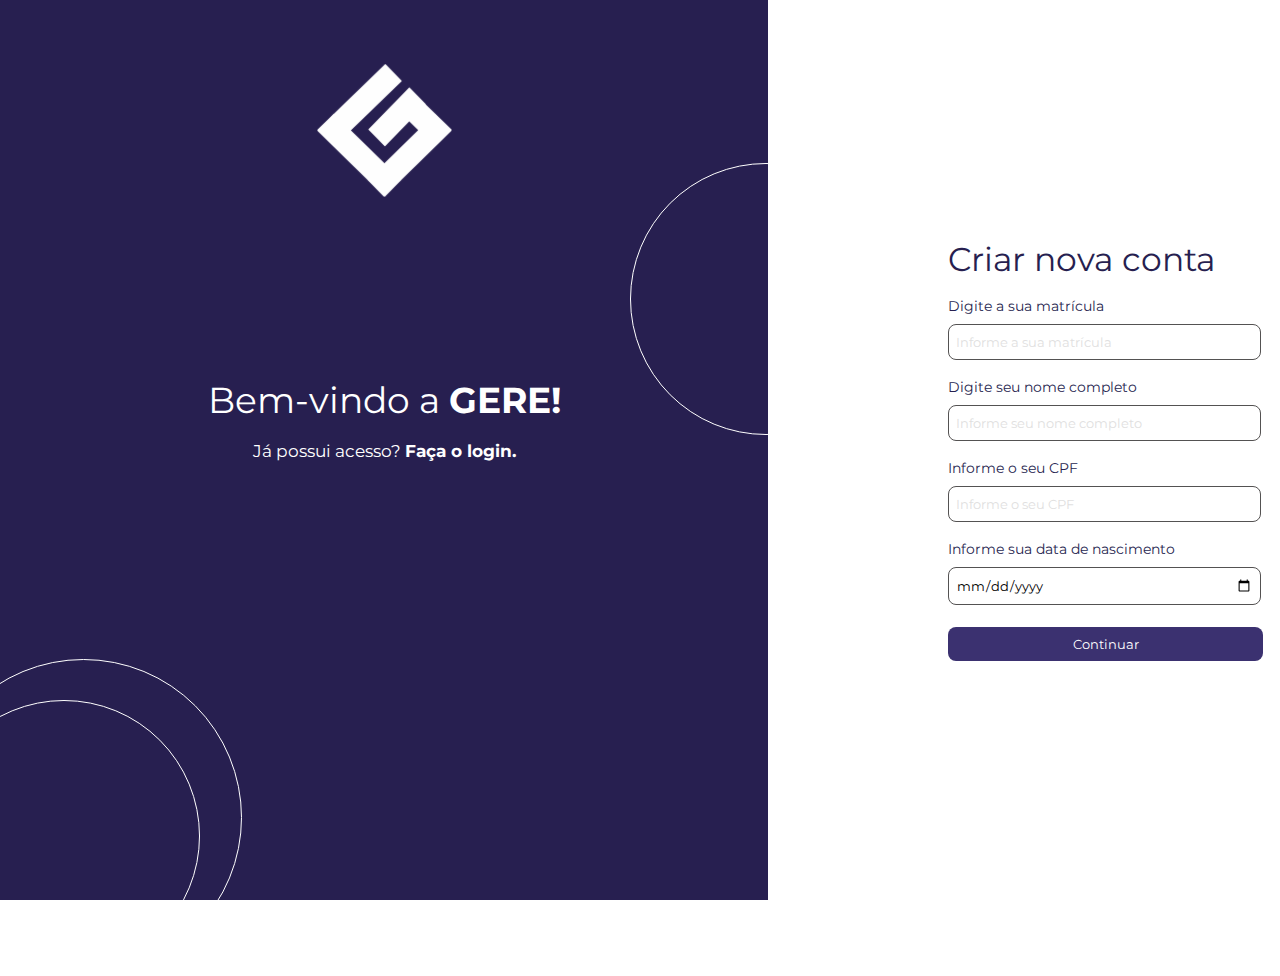
<file: src/cadastro/index.html>
<!DOCTYPE html>
<html>
  <head>
    <meta charset="utf-8" />
    <meta http-equiv="X-UA-Compatible" content="IE=edge" />
    <title>GERE</title>
    <meta name="description" content="" />
    <meta name="viewport" content="width=device-width, initial-scale=1" />
    <link rel="stylesheet" href="../styles.css" />
    <link rel="stylesheet" href="styles.css" />
    <link
      href="https://fonts.googleapis.com/css?family=Montserrat"
      rel="stylesheet"
    />
  </head>

  <body>
    <script src="" async defer></script>
    <div class="primary-container">
      <div class="ball">
        <div class="ball2">
          <div class="ball3"></div>
        </div>
      </div>
      <div class="left-container container">
        <div class="sub-left-container">
          <div class="logo-container">
            <img src="../../assets/svgs/gere-logo.svg" />
          </div>
          <div class="title-container">
            <h1 class="regular">
              Bem-vindo a
              <span class="semibold">GERE!</span>
            </h1>
          </div>
          <div class="sub-title-container">
            <p class="p2 subtitle">
              Já possui acesso?
              <a href="../login/" class="p2 subtitle semibold">Faça o login.</a>
            </p>
          </div>
        </div>
      </div>
    </div>
    <div class="right-container">
      <h2 class="regular">Criar nova conta</h2>
      <form style="display: flex; flex-direction: column" id="sign-up-form" action="../login/" method="get">
        <p class="input-label small">Digite a sua matrícula</p>
        <input id="matricula" type="text" placeholder="Informe a sua matrícula" />
        <p class="input-label small">Digite seu nome completo</p>
        <input id="nome-completo" type="text" placeholder="Informe seu nome completo" />
        <p class="input-label small">Informe o seu CPF</p>
        <input id="cpf" type="text" placeholder="Informe o seu CPF" />
        <p class="input-label small">Informe sua data de nascimento</p>
        <input id="data-de-nascimento" type="date" placeholder="DD/MM/AAAA" />
        <div style="margin-top: 2.5vmin">
          <input type="submit" value="Continuar" />
        </div>
      </form>
    </div>
    <script type="module" src="./script.js"></script>
  </body>
</html>
</file>
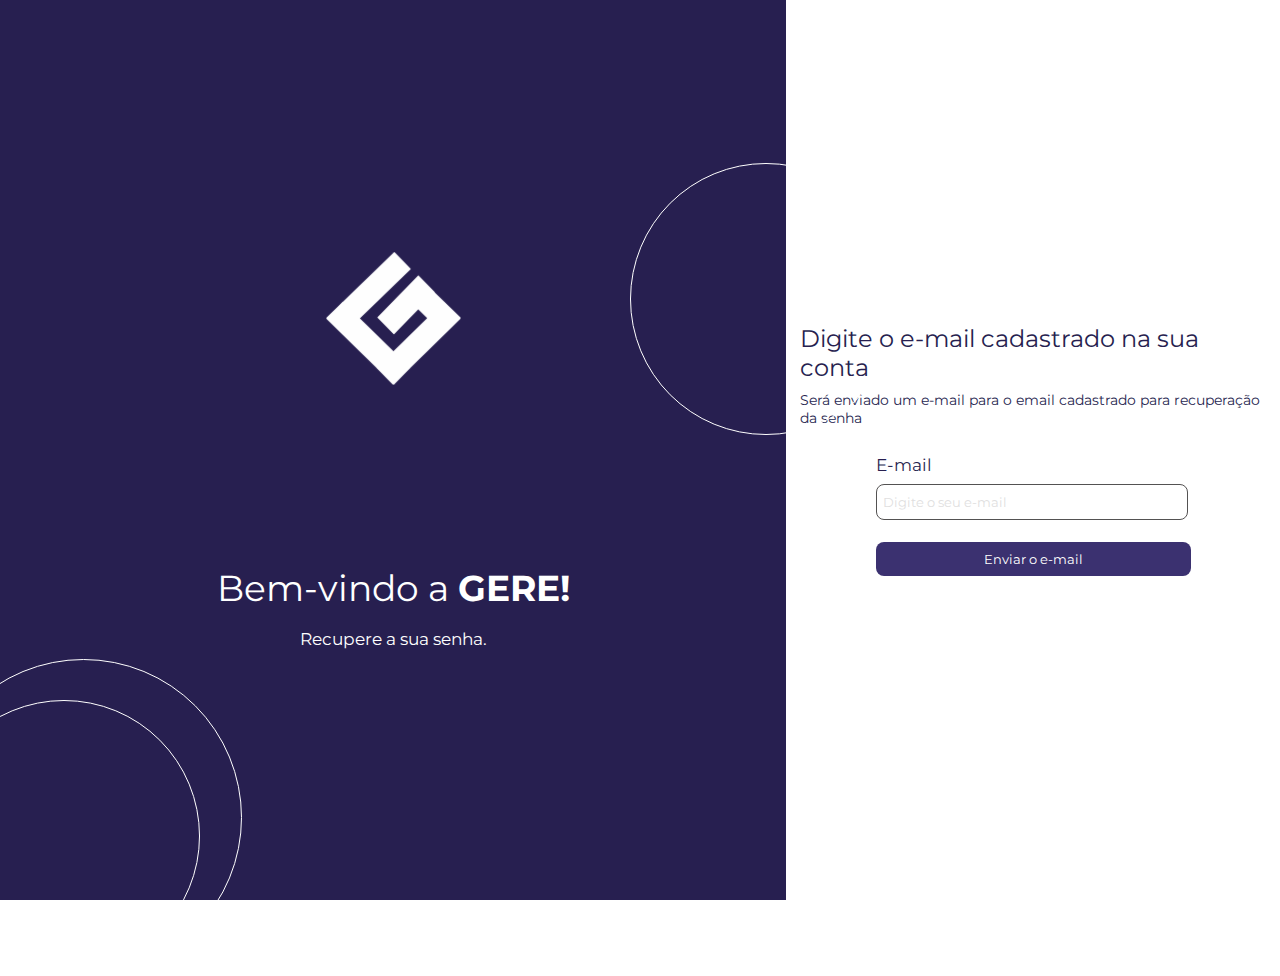
<file: src/esqueceu-a-senha/index.html>
<!DOCTYPE html>
<html>
  <head>
    <meta charset="utf-8" />
    <meta http-equiv="X-UA-Compatible" content="IE=edge" />
    <title>GERE</title>
    <meta name="description" content="" />
    <meta name="viewport" content="width=device-width, initial-scale=1" />
    <link rel="stylesheet" href="../styles.css" />
    <link rel="stylesheet" href="styles.css" />
    <link href='https://fonts.googleapis.com/css?family=Montserrat' rel='stylesheet'>
  </head>

  <body>
    <div class="primary-container">
      <div class="ball">
        <div class="ball2">
          <div class="ball3"></div>
        </div>
      </div>
      <div class="left-container container">
        <div class="sub-left-container">
          <div class="logo-container">  
            <img src="../../assets/svgs/gere-logo.svg"/>
          </div>
          <div class="title-container">
            <h1 class="regular">Bem-vindo a 
              <span class="semibold">GERE!</span>
            </p>
          </div>
          <div class="sub-title-container">
            <p class="p2 subtitle">Recupere a sua senha.</p>
          </div>
        </div>
      </div>
    </div>
    <div class="right-container">
      <p class="title regular">Digite o e-mail cadastrado na sua conta</p>
      <div class="spacing-container">
        <p class="subtitle-form small">Será enviado um e-mail para o email cadastrado para recuperação da senha</p>
      </div>
        <!-- Aqui é um post, tô usando get só para não tomar um 405 ao trocar de página. -->
        <form id="email-form" action="../login/" method="get" class=" spacing-container form-container">
          <p class="input-label p2">E-mail</p>
          <input id="email" name="email" type="text" placeholder="Digite o seu e-mail" />
          <div class="xg-spacing-container">
            <input type="submit" value="Enviar o e-mail">
          </div>
        </form>
      </div>
    </div>
    <script type="module" src="./script.js"></script>
  </body>
</html>
</file>
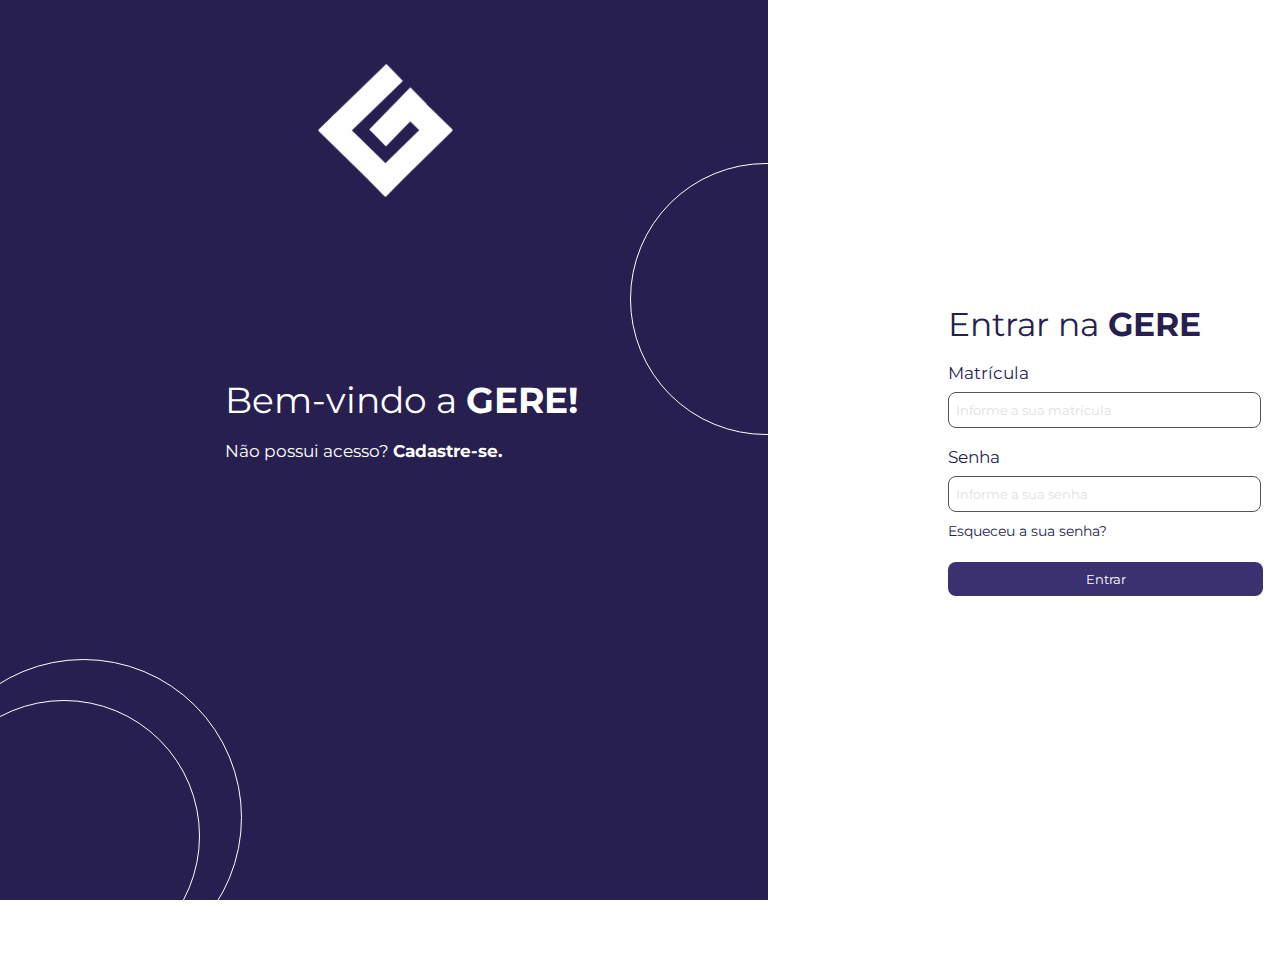
<file: src/login/index.html>
<!DOCTYPE html>
<html>
  <head>
    <meta charset="utf-8" />
    <meta http-equiv="X-UA-Compatible" content="IE=edge" />
    <title>GERE</title>
    <meta name="description" content="" />
    <meta name="viewport" content="width=device-width, initial-scale=1" />
    <link rel="stylesheet" href="../styles.css" />
    <link rel="stylesheet" href="styles.css" />
    <link href='https://fonts.googleapis.com/css?family=Montserrat' rel='stylesheet'>
  </head>

  <body>
    <div class="primary-container">
      <div class="ball">
        <div class="ball2">
          <div class="ball3"></div>
        </div>
      </div>
      <div class="left-container container">
        <div class="sub-left-container">
          <div class="logo-container">  
            <img src="../../assets/svgs/gere-logo.svg"/>
          </div>
          <div class="title-container">
            <h1 class="regular">Bem-vindo a 
              <span class="semibold">GERE!</span>
            </p>
          </div>
          <div class="sub-title-container">
            <p class="p2 subtitle">Não possui acesso? <a href="../cadastro/" class="p2 subtitle semibold">Cadastre-se.</a></p>
          </div>
          </div>
        </div>
      </div>
      <div class="right-container">
        <h2 class="regular">Entrar na <span class="semibold">GERE</span></h2>
        <form id="my-form" action="../home/" method="get" class="form-container">
          <p class="input-label p2">Matrícula</p>
          <input id="matricula" name="matricula" type="text" placeholder="Informe a sua matrícula" />
          <p class="input-label p2">Senha</p>
          <input id="password" name="password" type="password" placeholder="Informe a sua senha" />
          <div style="margin-top: 1vmin">
            <a class="small forgot-password" href="../esqueceu-a-senha/">Esqueceu a sua senha?</a>
          </div>
          <div style="margin-top: 2.5vmin">
            <input type="submit" value="Entrar">
          </div>
        </form>
      </div>
    </div>
    <script type="module" src="./script.js"></script>
  </body>
</html>
</file>
<file: src/styles.css>
:root {
  --primary-color-light: #3B3170;
  --primary-color: #271F50;
  --primary-color-dark: #171133;

  --secondary-color-light: #BFA9D7;
  --secondary-color: #9F8EC5;
  --secondary-color-dark: #665AA6;

  --gray-scale-light: #E1DFDF;
  --gray-scale: #545252;
  --gray-scale-dark: #928F8F;

  --background: #F2F2F2;

  --white: #FFFFFF;
}

body {
  display: flex;
  height: 100vh;
}

html {
  color: var(--white);
}

h1 {
  font-size: calc(2.5vmax + 0.35vw);
}

h2 {
  font-size: calc(2.25vmax + 0.35vw);
}

h3 {
  font-size: calc(2vmax + 0.35vw);
}

h4 {
  font-size: calc(1.75vmax + 0.35vw);
}

p {
  font-size: calc(1.5vmax + 0.35vw);
}

.p2 {
  font-size: calc(1vmax + 0.35vw) !important;
}

.small {
  font-size: calc(0.75vmax + 0.35vw) !important;
}

* {
  font-family: 'Montserrat', sans-serif !important;
  margin: 0px;
  padding: 0px;
}

.container {
  height: 100vh !important;
  width: 100vw !important;
}

.semibold {
  font-weight: 700 !important;
}

.regular {
  font-weight: 400 !important;
}

.bold {
  font-weight: 900 !important;
}

input {
  width: 33vmin;
  padding: 1vmin 0.75vmin;
  border: 1px solid var(--gray-scale) !important;
  border-radius: 8px;
}

input {
  outline-color: var(--secondary-color) !important;
}

::placeholder {
  color: var(--gray-scale-light) !important;
}

a {
  color: var(--white) !important;
  text-decoration: none !important;

}

a:-webkit-any-link {
  color: var(--white);
}

a:hover {
  text-decoration-line: underline !important;
  cursor: pointer;
}

input[type=submit] {
  width: 35vmin !important;
  background-color: var(--primary-color-light);
  color: var(--white) !important;
  border: 0px !important;
  padding: 1vmin 0.75vmin;
  border-radius: 8px !important;
  cursor: pointer !important;
}

input[type=submit]:hover {
  background-color: var(--secondary-color-dark);
}

input[type=submit]:active {
  background-color: var(--primary-color);
}

button {
  width: 35vmin !important;
  background-color: var(--primary-color-light);
  color: var(--white) !important;
  border: 0px !important;
  padding: 1vmin 0.75vmin;
  border-radius: 8px !important;
  cursor: pointer !important;
}

button:hover {
  background-color: var(--secondary-color-dark);
}

button:active {
  background-color: var(--primary-color);
}

.ball {
  height: 30vmin;
  width: 30vmin;
  border-radius: 50%;
  position: absolute;
  border: 1.5px solid white;
  bottom: -8vmin;
  left: -8vmin;
}

.ball2 {
  height: 35vmin;
  width: 35vmin;
  border-radius: 50%;
  position: absolute;
  border: 1.5px solid white;
  bottom: -0.5vmin;
  left: -0.5vmin;
}

.ball3 {
  height: 30vmin;
  width: 30vmin;
  border-radius: 50%;
  position: absolute;
  border: 1.5px solid white;
  bottom: 60vmin;
  left: 55vw;
}
</file>
<file: src/cadastro/styles.css>
.primary-container {
  display: flex;
  flex-direction: row;
}
.sub-left-container {
  justify-content: center;
  display: flex;
  flex-direction: column;
  align-items: center
}
.left-container {
  background-color: var(--primary-color);
  width: 60vw !important;
}

.right-container {
  display: flex;
  width: 40vw !important;
  justify-content: center;
  flex-direction: column;
  padding-left: 20vmin;
}

.logo-container {
  display: flex;
  justify-content: center;
  align-items: center;
  width: 25vw !important;
  padding-top: 7vmin;
}

.title-container {
  padding-top: 20vmin;
}

.sub-title-container {
  margin-top: 2vmin !important;
}

h2 {
  color: var(--primary-color);
}

img {
  height: 15vmin;
  width: 15vmin;
}

.input-label {
  color: var(--primary-color) !important;
  margin-top: 2vmin !important;
  margin-bottom: 1vmin !important;
}

.forgot-password {
  color: var(--primary-color) !important;
}
</file>
<file: src/esqueceu-a-senha/styles.css>
.primary-container {
  display: flex;
  flex-direction: row;
}
.sub-left-container {
  justify-content: center;
  display: flex;
  flex-direction: column;
  align-items: center;
}
.left-container {
  background-color: var(--primary-color);
  width: 60vw !important;
  display: flex !important;
  align-items: center;
  justify-content: center;
  flex-direction: column;
  padding: 0 1vmin;
}

.right-container {
  display: flex;
  width: 40vw !important;
  align-items: center;
  justify-content: center;
  flex-direction: column;
  padding: 0 1.5vmin;
}

.logo-container {
  display: flex;
  justify-content: center;
  align-items: center;
  width: 25vw !important;
  /* padding-top: 7vmin; */
}

.title-container {
  padding-top: 20vmin;
}

.sub-title-container {
  margin-top: 2vmin !important;
}

h2 {
  color: var(--primary-color);
}

.title {
  color: var(--primary-color);
}

.subtitle-form {
  color: var(--primary-color);
}

.p-spacing-container {
  margin-top: 0.75vmin;
}
.spacing-container {
  margin-top: 1vmin;
}
.xg-spacing-container {
  margin-top: 2.5vmin;
}

img {
  height: 15vmin;
  width: 15vmin;
}

.input-label {
  color: var(--primary-color) !important;
  margin-top: 2vmin !important;
  margin-bottom: 1vmin !important;
}

.forgot-password {
  color: var(--primary-color) !important;
}

.form-container {
  display: flex;
  flex-direction: column;
}
</file>
<file: src/login/styles.css>
.primary-container {
  display: flex;
  flex-direction: row;
}
.sub-left-container {
  margin-left: 25vmin;
}
.left-container {
  background-color: var(--primary-color);
  width: 60vw !important;
}

.right-container {
  display: flex;
  width: 40vw !important;
  justify-content: center;
  flex-direction: column;
  padding-left: 20vmin;
}

.logo-container {
  display: flex;
  justify-content: center;
  align-items: center;
  width: 25vw !important;
  padding-top: 7vmin;
}

.title-container {
  padding-top: 20vmin;
}

.sub-title-container {
  margin-top: 2vmin !important;
}

h2 {
  color: var(--primary-color);
}

img {
  height: 15vmin;
  width: 15vmin;
}

.input-label {
  color: var(--primary-color) !important;
  margin-top: 2vmin !important;
  margin-bottom: 1vmin !important;
}

.forgot-password {
  color: var(--primary-color) !important;
}
</file>
